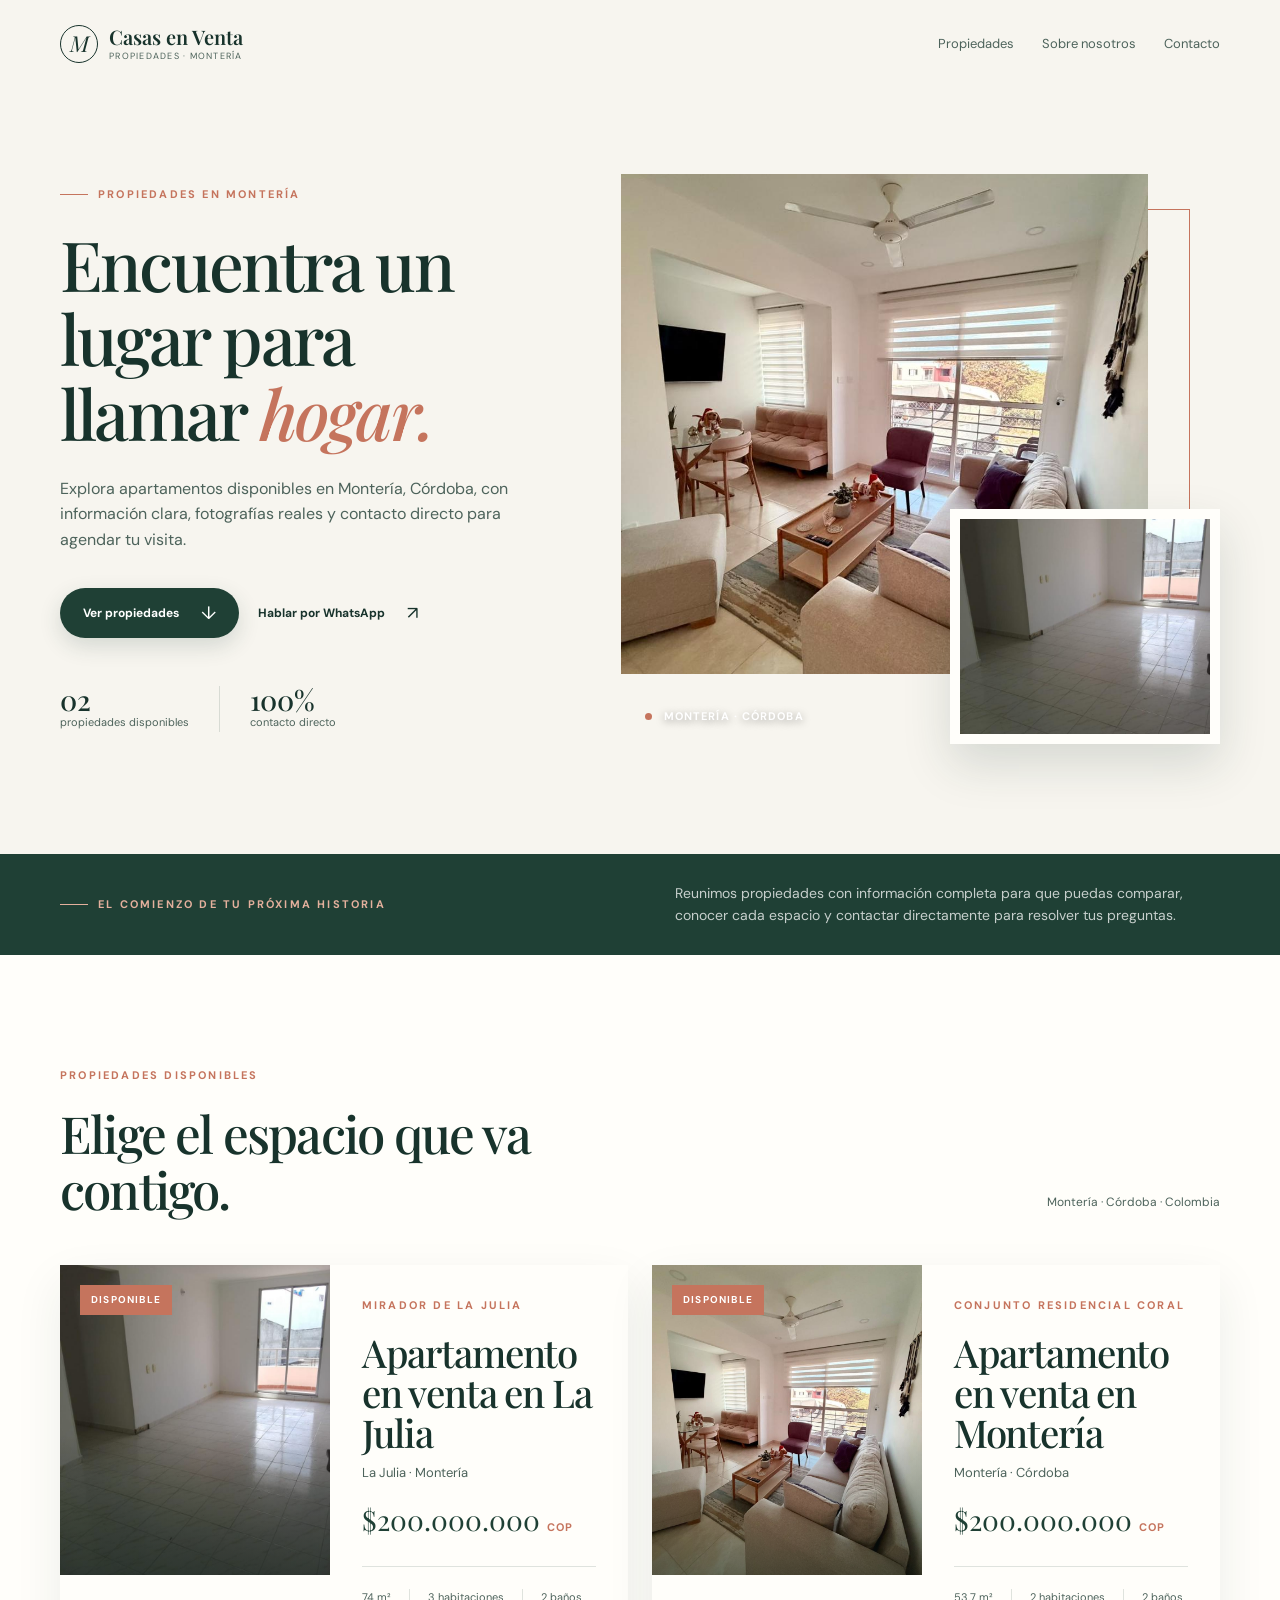
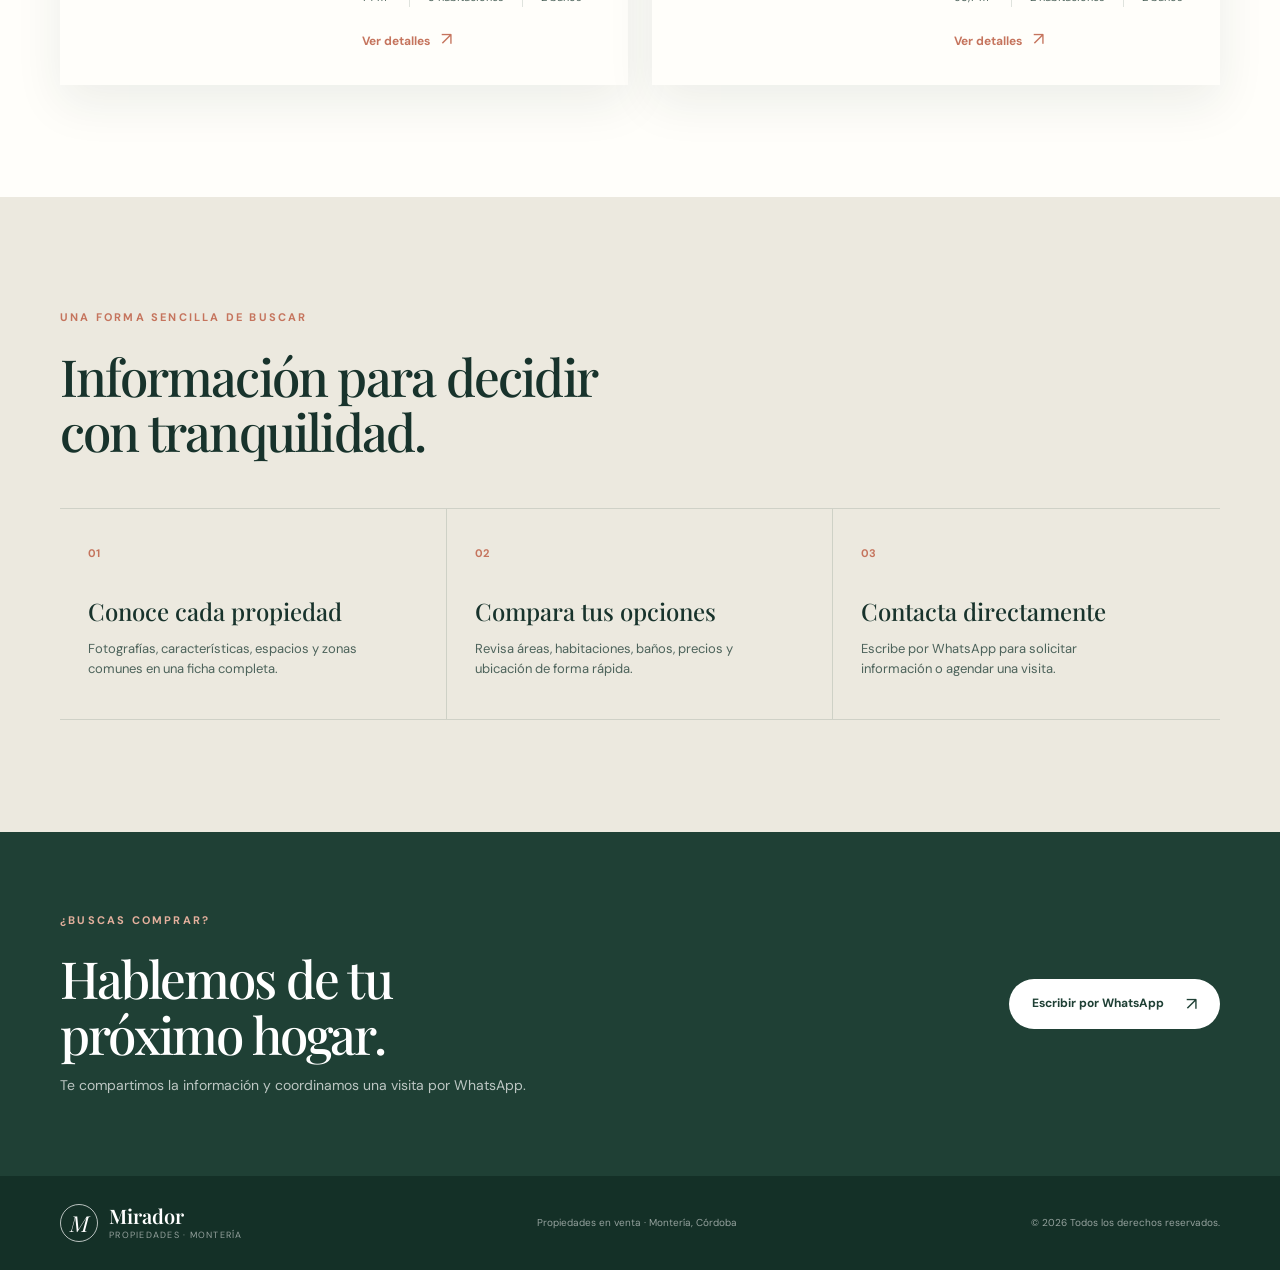
<file: index.html>
<!doctype html>
<html lang="es">
  <head>
    <meta charset="UTF-8" />
    <meta name="viewport" content="width=device-width, initial-scale=1.0" />
    <meta name="theme-color" content="#1f4035" />
    <meta
      name="description"
      content="Encuentra apartamentos en venta en Montería, Córdoba. Conoce propiedades disponibles, precios, fotografías, características y ubicación."
    />
    <meta property="og:type" content="website" />
    <meta property="og:locale" content="es_CO" />
    <meta property="og:url" content="https://casasenventa.vercel.app/" />
    <meta
      property="og:title"
      content="Apartamentos en venta en Montería | Mirador"
    />
    <meta
      property="og:description"
      content="Explora apartamentos disponibles en Montería, Córdoba, con fotografías, características y contacto directo por WhatsApp."
    />
    <meta
      property="og:image"
      content="https://casasenventa.vercel.app/img/home2/WhatsApp%20Image%202026-11-07%20at%202.04.28%20PM%20(1).jpeg"
    />
    <meta name="twitter:card" content="summary_large_image" />
    <link rel="canonical" href="https://casasenventa.vercel.app/" />
    <title>Apartamentos en venta en Montería | Propiedades</title>
    <link rel="stylesheet" href="styles.css" />
    <script type="application/ld+json">
      {
        "@context": "https://schema.org",
        "@type": "CollectionPage",
        "name": "Apartamentos en venta en Montería",
        "url": "https://casasenventa.vercel.app/",
        "description": "Propiedades disponibles en venta en Montería, Córdoba, Colombia.",
        "about": {
          "@type": "Place",
          "name": "Montería, Córdoba, Colombia"
        },
        "mainEntity": {
          "@type": "ItemList",
          "itemListElement": [
            {
              "@type": "ListItem",
              "position": 1,
              "name": "Apartamento en venta en La Julia, Montería",
              "url": "https://casasenventa.vercel.app/propiedades/apartamento-mirador.html"
            },
            {
              "@type": "ListItem",
              "position": 2,
              "name": "Apartamento en venta en Conjunto Coral, Montería",
              "url": "https://casasenventa.vercel.app/propiedades/apartamento-coral.html"
            }
          ]
        }
      }
    </script>
  </head>
  <body>
    <header class="site-header" id="inicio">
      <div class="container nav-wrap">
        <a class="brand" href="#inicio" aria-label="Inicio">
          <span class="brand-mark">M</span>
          <span
            ><strong>Casas en Venta</strong
            ><small>Propiedades · Montería</small></span
          >
        </a>
        <button
          class="menu-toggle"
          type="button"
          aria-expanded="false"
          aria-controls="main-nav"
        >
          <span></span><span></span><span></span>
          <span class="sr-only">Abrir menú</span>
        </button>
        <nav class="main-nav" id="main-nav" aria-label="Navegación principal">
          <a href="#propiedades">Propiedades</a>
          <a href="#nosotros">Sobre nosotros</a>
          <a href="#contacto">Contacto</a>
        </nav>
      </div>
    </header>

    <main>
      <section class="landing-hero section-padding">
        <div class="container landing-hero-grid">
          <div class="landing-hero-copy">
            <p class="eyebrow"><span></span> Propiedades en Montería</p>
            <h1>Encuentra un lugar para llamar <em>hogar.</em></h1>
            <p class="landing-lead">
              Explora apartamentos disponibles en Montería, Córdoba, con
              información clara, fotografías reales y contacto directo para
              agendar tu visita.
            </p>
            <div class="hero-actions">
              <a class="button button-primary" href="#propiedades"
                >Ver propiedades <span>↓</span></a
              >
              <a class="button button-quiet" href="#contacto" data-whatsapp
                >Hablar por WhatsApp <span>↗</span></a
              >
            </div>
            <div class="landing-stats">
              <div><strong>02</strong><span>propiedades disponibles</span></div>
              <div><strong>100%</strong><span>contacto directo</span></div>
            </div>
          </div>
          <div class="landing-hero-visual">
            <div class="landing-image-main">
              <img
                src="img/home2/WhatsApp Image 2026-11-07 at 2.04.28 PM (1).jpeg"
                alt="Sala y comedor de apartamento en venta en Montería"
              />
            </div>
            <div class="landing-image-small">
              <img
                src="img/home1/WhatsApp Image 2026-11-06 at 4.59.51 PM (4).jpeg"
                alt="Piscina del Conjunto Residencial Mirador de La Julia"
              />
            </div>
            <div class="landing-location-badge">
              <span class="dot"></span> Montería · Córdoba
            </div>
          </div>
        </div>
      </section>

      <section class="landing-intro" id="nosotros">
        <div class="container landing-intro-grid">
          <p class="eyebrow">
            <span></span> El comienzo de tu próxima historia
          </p>
          <p>
            Reunimos propiedades con información completa para que puedas
            comparar, conocer cada espacio y contactar directamente para
            resolver tus preguntas.
          </p>
        </div>
      </section>

      <section class="section-padding properties-section" id="propiedades">
        <div class="container">
          <div class="section-heading">
            <div>
              <p class="eyebrow">Propiedades disponibles</p>
              <h2>Elige el espacio que va contigo.</h2>
            </div>
            <p class="section-note">Montería · Córdoba · Colombia</p>
          </div>
          <div class="property-list-grid">
            <a
              class="property-card property-card-compact"
              href="propiedades/apartamento-mirador.html"
            >
              <div class="property-card-image">
                <img
                  src="img/home1/WhatsApp Image 2026-11-06 at 4.59.51 PM (4).jpeg"
                  alt="Cocina del apartamento en venta en La Julia"
                  loading="lazy"
                />
                <span class="property-card-badge">Disponible</span>
              </div>
              <div class="property-card-content">
                <div>
                  <p class="eyebrow">Mirador de La Julia</p>
                  <h3>Apartamento en venta en La Julia</h3>
                  <p class="property-card-location">La Julia · Montería</p>
                  <p class="property-card-price">
                    $200.000.000 <small>COP</small>
                  </p>
                </div>
                <div class="property-card-footer">
                  <div class="property-card-specs">
                    <span>74 m²</span><span>3 habitaciones</span
                    ><span>2 baños</span>
                  </div>
                  <span class="property-card-link"
                    >Ver detalles <strong>↗</strong></span
                  >
                </div>
              </div>
            </a>
            <a
              class="property-card property-card-compact"
              href="propiedades/apartamento-coral.html"
            >
              <div class="property-card-image">
                <img
                  src="img/home2/WhatsApp Image 2026-11-07 at 2.04.28 PM (1).jpeg"
                  alt="Sala y comedor del apartamento en Conjunto Coral"
                  loading="lazy"
                />
                <span class="property-card-badge">Disponible</span>
              </div>
              <div class="property-card-content">
                <div>
                  <p class="eyebrow">Conjunto Residencial Coral</p>
                  <h3>Apartamento en venta en Montería</h3>
                  <p class="property-card-location">Montería · Córdoba</p>
                  <p class="property-card-price">
                    $200.000.000 <small>COP</small>
                  </p>
                </div>
                <div class="property-card-footer">
                  <div class="property-card-specs">
                    <span>53,7 m²</span><span>2 habitaciones</span
                    ><span>2 baños</span>
                  </div>
                  <span class="property-card-link"
                    >Ver detalles <strong>↗</strong></span
                  >
                </div>
              </div>
            </a>
          </div>
        </div>
      </section>

      <section class="landing-benefits section-padding">
        <div class="container">
          <div class="section-heading">
            <div>
              <p class="eyebrow">Una forma sencilla de buscar</p>
              <h2>Información para decidir con tranquilidad.</h2>
            </div>
          </div>
          <div class="landing-benefits-grid">
            <article>
              <span>01</span>
              <h3>Conoce cada propiedad</h3>
              <p>
                Fotografías, características, espacios y zonas comunes en una
                ficha completa.
              </p>
            </article>
            <article>
              <span>02</span>
              <h3>Compara tus opciones</h3>
              <p>
                Revisa áreas, habitaciones, baños, precios y ubicación de forma
                rápida.
              </p>
            </article>
            <article>
              <span>03</span>
              <h3>Contacta directamente</h3>
              <p>
                Escribe por WhatsApp para solicitar información o agendar una
                visita.
              </p>
            </article>
          </div>
        </div>
      </section>

      <section class="contact-section" id="contacto">
        <div class="container contact-inner">
          <div>
            <p class="eyebrow eyebrow-light">¿Buscas comprar?</p>
            <h2>Hablemos de tu próximo hogar.</h2>
            <p>
              Te compartimos la información y coordinamos una visita por
              WhatsApp.
            </p>
          </div>
          <div class="contact-actions">
            <a class="button button-light" href="#contacto" data-whatsapp
              >Escribir por WhatsApp <span>↗</span></a
            >
          </div>
        </div>
      </section>
    </main>

    <footer class="site-footer">
      <div class="container footer-inner">
        <div class="brand footer-brand">
          <span class="brand-mark">M</span
          ><span
            ><strong>Mirador</strong><small>Propiedades · Montería</small></span
          >
        </div>
        <p>Propiedades en venta · Montería, Córdoba</p>
        <p>© <span id="current-year"></span> Todos los derechos reservados.</p>
      </div>
    </footer>
    <script src="script.js"></script>
  </body>
</html>
</file>
<file: styles.css>
@import url('https://fonts.googleapis.com/css2?family=DM+Sans:wght@400;500;600;700&family=Playfair+Display:ital,wght@0,500;0,600;1,500;1,600&display=swap');

:root {
  --ink: #18332c;
  --ink-soft: #4d635b;
  --green: #1f4035;
  --green-dark: #143027;
  --cream: #f7f5ef;
  --cream-deep: #ece9df;
  --paper: #fffefa;
  --terracotta: #c5745d;
  --line: rgba(31, 64, 53, .14);
  --shadow: 0 24px 60px rgba(24, 51, 44, .12);
  --serif: 'Playfair Display', Georgia, serif;
  --sans: 'DM Sans', Arial, sans-serif;
}

* { box-sizing: border-box; }
html { scroll-behavior: smooth; }
body { margin: 0; background: var(--cream); color: var(--ink); font-family: var(--sans); line-height: 1.6; }
body.menu-open { overflow: hidden; }
img { display: block; max-width: 100%; }
a { color: inherit; text-decoration: none; }
button { color: inherit; font: inherit; }
.container { width: min(1160px, calc(100% - 48px)); margin: 0 auto; }
.section-padding { padding: 112px 0; }
.sr-only { position: absolute; width: 1px; height: 1px; padding: 0; margin: -1px; overflow: hidden; clip: rect(0, 0, 0, 0); white-space: nowrap; border: 0; }

.site-header { position: relative; z-index: 10; background: var(--cream); }
.nav-wrap { min-height: 88px; display: flex; align-items: center; justify-content: space-between; gap: 32px; }
.brand { display: inline-flex; align-items: center; gap: 11px; }
.brand-mark { display: grid; place-items: center; width: 38px; height: 38px; border: 1px solid var(--ink); border-radius: 50%; font-family: var(--serif); font-size: 22px; font-style: italic; }
.brand strong, .brand small { display: block; line-height: 1.1; }
.brand strong { font-family: var(--serif); font-size: 20px; font-weight: 600; }
.brand small { margin-top: 4px; color: var(--ink-soft); font-size: 9px; letter-spacing: .14em; text-transform: uppercase; }
.main-nav { display: flex; align-items: center; gap: 28px; color: var(--ink-soft); font-size: 13px; }
.main-nav a { transition: color .2s ease; }
.main-nav a:hover { color: var(--terracotta); }
.main-nav .nav-cta { padding: 11px 18px; border: 1px solid var(--ink); border-radius: 999px; color: var(--ink); }
.menu-toggle { display: none; width: 42px; height: 42px; padding: 9px; border: 1px solid var(--line); border-radius: 50%; background: transparent; cursor: pointer; }
.menu-toggle span:not(.sr-only) { display: block; width: 20px; height: 1px; margin: 5px auto; background: var(--ink); }

.landing-hero { padding-top: 86px; padding-bottom: 110px; overflow: hidden; }
.landing-hero-grid { display: grid; grid-template-columns: .88fr 1.12fr; align-items: center; gap: 90px; }
.landing-hero-copy h1 { max-width: 560px; }
.landing-lead { max-width: 480px; color: var(--ink-soft); font-size: 16px; }
.landing-stats { display: flex; gap: 30px; margin-top: 48px; }
.landing-stats div { display: flex; flex-direction: column; padding-right: 30px; border-right: 1px solid var(--line); }
.landing-stats div:last-child { padding-right: 0; border-right: 0; }
.landing-stats strong { font-family: var(--serif); font-size: 28px; font-weight: 500; line-height: 1; }
.landing-stats span { color: var(--ink-soft); font-size: 11px; }
.landing-hero-visual { position: relative; min-height: 570px; padding: 0 72px 66px 0; }
.landing-image-main { height: 500px; overflow: hidden; background: var(--cream-deep); }
.landing-image-main img { width: 100%; height: 100%; object-fit: cover; }
.landing-image-small { position: absolute; right: 0; bottom: 0; width: 45%; height: 235px; padding: 10px; background: var(--paper); box-shadow: 0 20px 45px rgba(24, 51, 44, .15); }
.landing-image-small img { width: 100%; height: 100%; object-fit: cover; }
.landing-hero-visual::after { position: absolute; z-index: -1; right: 30px; top: 35px; width: 72%; height: 65%; border: 1px solid var(--terracotta); content: ''; }
.landing-location-badge { position: absolute; bottom: 18px; left: 24px; color: white; font-size: 11px; font-weight: 700; letter-spacing: .1em; text-transform: uppercase; text-shadow: 0 2px 8px rgba(0,0,0,.4); }
.landing-intro { padding: 28px 0; background: var(--green); color: white; }
.landing-intro-grid { display: grid; grid-template-columns: 1fr 1fr; align-items: center; gap: 70px; }
.landing-intro .eyebrow { margin: 0; color: #e4b09d; }
.landing-intro-grid > p:last-child { max-width: 560px; margin: 0; color: rgba(255,255,255,.75); font-size: 14px; }
.properties-section { background: var(--paper); }
.property-list-grid { display: grid; grid-template-columns: repeat(2, 1fr); gap: 24px; }
.property-card-compact { display: block; }
.property-card-compact .property-card-image { min-height: 310px; height: 310px; }
.property-card-compact .property-card-content { min-height: 300px; padding: 32px; }
.property-card-compact .property-card-content h3 { font-size: clamp(28px, 3vw, 39px); }
.property-card-compact .property-card-footer { align-items: flex-start; flex-direction: column; gap: 18px; margin-top: 30px; }
.landing-benefits { background: var(--cream-deep); }
.landing-benefits-grid { display: grid; grid-template-columns: repeat(3, 1fr); border-top: 1px solid var(--line); border-bottom: 1px solid var(--line); }
.landing-benefits-grid article { min-height: 210px; padding: 30px 28px; border-right: 1px solid var(--line); }
.landing-benefits-grid article:last-child { border-right: 0; }
.landing-benefits-grid article > span { color: var(--terracotta); font-size: 11px; font-weight: 700; }
.landing-benefits-grid h3 { margin: 28px 0 8px; font-family: var(--serif); font-size: 24px; font-weight: 500; }
.landing-benefits-grid p { max-width: 270px; margin: 0; color: var(--ink-soft); font-size: 13px; }

.hero { padding-top: 74px; padding-bottom: 100px; overflow: hidden; }
.hero-grid { display: grid; grid-template-columns: .9fr 1.1fr; align-items: center; gap: 92px; }
.eyebrow { display: flex; align-items: center; gap: 10px; margin: 0 0 22px; color: var(--terracotta); font-size: 11px; font-weight: 700; letter-spacing: .2em; text-transform: uppercase; }
.eyebrow span { display: inline-block; width: 28px; height: 1px; background: currentColor; }
h1, h2, h3, p { margin-top: 0; }
h1, h2 { font-family: var(--serif); font-weight: 500; line-height: 1.08; }
h1 { max-width: 540px; margin-bottom: 26px; font-size: clamp(48px, 5.4vw, 78px); letter-spacing: -.04em; }
h1 em, h2 em { color: var(--terracotta); font-style: italic; }
.hero-lead { max-width: 480px; color: var(--ink-soft); font-size: 16px; }
.hero-price { display: flex; flex-direction: column; gap: 3px; margin-top: 28px; }
.hero-price span { color: var(--ink-soft); font-size: 11px; letter-spacing: .14em; text-transform: uppercase; }
.hero-price strong { color: var(--green); font-family: var(--serif); font-size: 31px; font-weight: 500; line-height: 1.1; }
.hero-price small { color: var(--terracotta); font-family: var(--sans); font-size: 12px; font-weight: 700; letter-spacing: .1em; }
.hero-actions { display: flex; align-items: center; flex-wrap: wrap; gap: 18px; margin: 36px 0 48px; }
.button { display: inline-flex; align-items: center; justify-content: center; gap: 22px; min-height: 50px; padding: 0 22px; border: 1px solid transparent; border-radius: 999px; font-size: 12px; font-weight: 700; transition: transform .2s ease, background .2s ease, color .2s ease; }
.button:hover { transform: translateY(-2px); }
.button span { font-size: 18px; font-weight: 400; line-height: 0; }
.button-primary { background: var(--green); color: #fff; box-shadow: 0 8px 22px rgba(31, 64, 53, .16); }
.button-primary:hover { background: var(--green-dark); }
.button-quiet { padding-left: 0; color: var(--ink); }
.button-quiet:hover { color: var(--terracotta); }
.hero-meta { display: flex; gap: 30px; }
.hero-meta div { padding-right: 30px; border-right: 1px solid var(--line); }
.hero-meta div:last-child { padding-right: 0; border: 0; }
.hero-meta strong { display: block; font-family: var(--serif); font-size: 30px; font-weight: 500; line-height: 1; }
.hero-meta span { color: var(--ink-soft); font-size: 11px; }
.hero-image-wrap { position: relative; padding: 0 24px 24px 0; }
.hero-image-card { position: relative; height: min(600px, 56vw); min-height: 460px; overflow: hidden; background: var(--cream-deep); }
.hero-image-card::after { position: absolute; inset: 0; background: linear-gradient(180deg, transparent 65%, rgba(12, 32, 26, .55)); content: ''; }
.hero-image-card img { width: 100%; height: 100%; object-fit: cover; object-position: center; }
.hero-image-label { position: absolute; z-index: 1; bottom: 22px; left: 24px; color: white; font-size: 11px; letter-spacing: .12em; text-transform: uppercase; }
.dot { display: inline-block; width: 7px; height: 7px; margin-right: 8px; border-radius: 50%; background: var(--terracotta); }
.hero-image-wrap::after { position: absolute; z-index: -1; right: 0; bottom: 0; width: 78%; height: 76%; border: 1px solid var(--terracotta); content: ''; }
.hero-stamp { position: absolute; z-index: 2; bottom: 54px; right: -2px; display: flex; flex-direction: column; justify-content: center; width: 116px; height: 116px; padding: 18px; border-radius: 50%; background: var(--terracotta); color: white; text-align: center; transform: rotate(9deg); }
.hero-stamp span, .hero-stamp small { font-size: 10px; letter-spacing: .12em; text-transform: uppercase; }
.hero-stamp strong { font-family: var(--serif); font-size: 25px; font-style: italic; font-weight: 500; line-height: 1; }

.trust-strip { background: var(--green); color: #fff; }
.trust-grid { display: grid; grid-template-columns: repeat(4, 1fr); padding: 24px 0; }
.trust-grid > div { display: flex; align-items: center; justify-content: center; gap: 12px; border-right: 1px solid rgba(255, 255, 255, .2); font-size: 12px; }
.trust-grid > div:last-child { border: 0; }
.trust-icon { color: #e4b09d; font-size: 20px; }

.intro-section { background: var(--paper); }
.two-column { display: grid; grid-template-columns: 1fr 1fr; gap: 120px; }
h2 { margin-bottom: 20px; font-size: clamp(36px, 4vw, 58px); letter-spacing: -.035em; }
.intro-section h2 { max-width: 470px; }
.intro-copy { max-width: 475px; padding-top: 38px; color: var(--ink-soft); font-size: 15px; }
.intro-copy p + p { margin-top: 20px; }

.details-section { background: var(--cream); }
.section-heading { display: flex; align-items: end; justify-content: space-between; gap: 40px; margin-bottom: 48px; }
.section-heading h2 { max-width: 590px; margin-bottom: 0; }
.section-note { max-width: 210px; margin-bottom: 5px; color: var(--ink-soft); font-size: 12px; text-align: right; }
.details-grid { display: grid; grid-template-columns: repeat(4, 1fr); border-top: 1px solid var(--line); border-bottom: 1px solid var(--line); }
.detail-card { position: relative; min-height: 250px; padding: 32px 26px 28px; border-right: 1px solid var(--line); }
.detail-card:last-child { border: 0; }
.detail-card.featured-detail { background: var(--green); color: #fff; }
.detail-number { position: absolute; top: 28px; right: 26px; color: var(--terracotta); font-size: 11px; }
.detail-icon { display: block; margin: 30px 0 24px; color: var(--terracotta); font-size: 32px; line-height: 1; }
.detail-card h3 { margin-bottom: 8px; font-family: var(--serif); font-size: 24px; font-weight: 500; }
.detail-card p { margin: 0; color: var(--ink-soft); font-size: 13px; }
.featured-detail p { color: rgba(255, 255, 255, .7); }

.gallery-section { background: var(--paper); }
.gallery-heading { margin-bottom: 38px; }
.gallery-grid { display: grid; grid-template-columns: 1.3fr .8fr .8fr; grid-auto-rows: 220px; gap: 12px; }
.gallery-item { position: relative; min-width: 0; padding: 0; overflow: hidden; border: 0; background: var(--cream-deep); cursor: pointer; }
.gallery-item-large { grid-row: span 2; }
.gallery-item-wide { grid-column: span 2; }
.gallery-item::after { position: absolute; inset: 0; background: linear-gradient(180deg, transparent 55%, rgba(10, 26, 22, .64)); content: ''; opacity: .7; transition: opacity .25s ease; }
.gallery-item:hover::after { opacity: 1; }
.gallery-item img { width: 100%; height: 100%; object-fit: cover; transition: transform .5s ease; }
.gallery-item:hover img { transform: scale(1.04); }
.gallery-item span { position: absolute; z-index: 1; bottom: 16px; left: 18px; color: #fff; font-size: 11px; letter-spacing: .12em; text-transform: uppercase; }

.related-section { background: var(--cream); }
.property-card { display: grid; grid-template-columns: .95fr 1.05fr; overflow: hidden; background: var(--paper); box-shadow: 0 18px 45px rgba(24, 51, 44, .08); transition: transform .25s ease, box-shadow .25s ease; }
.property-card:hover { box-shadow: var(--shadow); transform: translateY(-4px); }
.property-card-image { position: relative; min-height: 360px; overflow: hidden; }
.property-card-image::after { position: absolute; inset: 0; background: linear-gradient(180deg, transparent 55%, rgba(10, 26, 22, .5)); content: ''; }
.property-card-image img { width: 100%; height: 100%; object-fit: cover; transition: transform .5s ease; }
.property-card:hover .property-card-image img { transform: scale(1.04); }
.property-card-badge { position: absolute; z-index: 1; top: 20px; left: 20px; padding: 7px 11px; background: var(--terracotta); color: #fff; font-size: 10px; font-weight: 700; letter-spacing: .12em; text-transform: uppercase; }
.property-card-content { display: flex; flex-direction: column; justify-content: space-between; padding: 46px 50px; }
.property-card-content .eyebrow { margin-bottom: 17px; }
.property-card-content h3 { max-width: 420px; margin-bottom: 10px; font-family: var(--serif); font-size: clamp(30px, 4vw, 50px); font-weight: 500; line-height: 1.05; letter-spacing: -.03em; }
.property-card-location { color: var(--ink-soft); font-size: 13px; }
.property-card-price { margin: 22px 0 0; color: var(--green); font-family: var(--serif); font-size: 28px; line-height: 1.1; }
.property-card-price small { color: var(--terracotta); font-family: var(--sans); font-size: 11px; font-weight: 700; letter-spacing: .1em; }
.property-card-footer { display: flex; align-items: end; justify-content: space-between; gap: 20px; margin-top: 42px; padding-top: 22px; border-top: 1px solid var(--line); }
.property-card-specs { display: flex; flex-wrap: wrap; gap: 8px 18px; color: var(--ink-soft); font-size: 11px; }
.property-card-specs span + span { padding-left: 18px; border-left: 1px solid var(--line); }
.property-card-link { flex-shrink: 0; color: var(--terracotta); font-size: 12px; font-weight: 700; }
.property-card-link strong { margin-left: 8px; font-size: 18px; font-weight: 400; }

.amenities-section { background: var(--cream-deep); }
.amenities-layout { display: grid; grid-template-columns: 1.1fr .9fr; align-items: center; gap: 100px; }
.amenities-image { position: relative; padding: 0 22px 22px 0; }
.amenities-image::after { position: absolute; z-index: 0; right: 0; bottom: 0; width: 70%; height: 72%; border: 1px solid var(--terracotta); content: ''; }
.amenities-image img { position: relative; z-index: 1; width: 100%; height: 470px; object-fit: cover; }
.image-caption { position: absolute; z-index: 2; bottom: 42px; left: 22px; color: white; font-size: 11px; letter-spacing: .1em; text-transform: uppercase; }
.amenities-copy h2 { max-width: 470px; }
.amenities-copy > p:not(.eyebrow) { max-width: 450px; color: var(--ink-soft); font-size: 15px; }
.check-list { display: grid; grid-template-columns: 1fr 1fr; gap: 16px 25px; margin: 34px 0 0; padding: 0; list-style: none; font-size: 13px; font-weight: 600; }
.check-list li { display: flex; align-items: center; gap: 10px; }
.check-list span { display: grid; place-items: center; width: 21px; height: 21px; border-radius: 50%; background: var(--terracotta); color: white; font-size: 11px; }

.location-section { background: var(--paper); }
.location-layout { display: grid; grid-template-columns: .85fr 1.15fr; align-items: center; gap: 100px; }
.location-copy h2 { max-width: 400px; }
.location-copy > p:not(.eyebrow) { max-width: 420px; color: var(--ink-soft); }
.address-card { display: flex; align-items: flex-start; gap: 14px; max-width: 410px; margin: 30px 0 22px; padding: 18px; background: var(--cream); }
.pin-icon { color: var(--terracotta); font-size: 26px; line-height: 1; }
.address-card strong, .address-card span { display: block; }
.address-card strong { margin-bottom: 4px; font-size: 13px; }
.address-card span { color: var(--ink-soft); font-size: 12px; }
.text-link { color: var(--terracotta); font-size: 12px; font-weight: 700; }
.text-link span { margin-left: 8px; font-size: 18px; font-weight: 400; }
.map-card { position: relative; height: 430px; overflow: hidden; background: #d9dfd4; }
.map-frame { display: block; width: 100%; height: 100%; border: 0; }
.map-card::before { display: none; }
.map-grid { position: absolute; inset: -30% -10%; opacity: .65; background: repeating-linear-gradient(35deg, transparent 0 41px, rgba(255,255,255,.65) 42px 48px), repeating-linear-gradient(125deg, transparent 0 70px, rgba(173, 190, 169, .55) 71px 73px); transform: rotate(-5deg); }
.map-card::before { position: absolute; inset: 0; background: radial-gradient(circle at 20% 20%, rgba(255,255,255,.85), transparent 25%), radial-gradient(circle at 80% 80%, rgba(176, 199, 161, .65), transparent 35%); content: ''; }
.map-road { position: absolute; background: rgba(255,255,255,.8); box-shadow: 0 0 0 2px rgba(201, 207, 191, .35); transform: rotate(-28deg); }
.road-one { top: 52%; left: -8%; width: 120%; height: 30px; }
.road-two { top: 17%; left: 54%; width: 30px; height: 120%; transform: rotate(31deg); }
.map-marker { position: absolute; top: 47%; left: 54%; display: grid; place-items: center; width: 43px; height: 43px; border-radius: 50% 50% 50% 0; background: var(--terracotta); box-shadow: 0 8px 18px rgba(94, 53, 43, .22); transform: rotate(-45deg); }
.map-marker span { width: 12px; height: 12px; border-radius: 50%; background: #fff; }
.map-label { position: absolute; top: calc(47% + 35px); left: calc(54% + 22px); padding: 8px 12px; background: #fff; box-shadow: 0 7px 20px rgba(24, 51, 44, .12); font-size: 11px; font-weight: 700; white-space: nowrap; }
.map-note { position: absolute; right: 14px; bottom: 12px; color: rgba(24, 51, 44, .6); font-size: 10px; }

.contact-section { padding: 80px 0; background: var(--green); color: white; }
.contact-inner { display: flex; align-items: center; justify-content: space-between; gap: 50px; }
.eyebrow-light { color: #e4b09d; }
.contact-section h2 { max-width: 500px; margin-bottom: 12px; color: white; }
.contact-section p:not(.eyebrow) { margin-bottom: 0; color: rgba(255, 255, 255, .7); font-size: 14px; }
.contact-actions { display: flex; flex-direction: column; align-items: flex-end; gap: 14px; }
.button-light { background: #fff; color: var(--green); }
.button-light:hover { background: #f1e4db; }
.contact-note { color: rgba(255, 255, 255, .55); font-size: 11px; }
.contact-info { padding: 82px 0; background: var(--cream); }
.contact-info-grid { display: grid; grid-template-columns: 1fr 1fr; gap: 100px; }
.contact-info h2 { max-width: 360px; }
.contact-placeholder { padding: 30px 0; color: var(--ink-soft); }
.contact-placeholder > p { font-family: var(--serif); color: var(--ink); font-size: 25px; line-height: 1.25; }
.contact-edit-note { display: flex; flex-direction: column; gap: 4px; margin-top: 28px; padding: 18px; border-left: 2px solid var(--terracotta); font-size: 12px; }
.contact-edit-note strong { color: var(--ink); }
code { padding: 2px 5px; background: var(--cream-deep); color: var(--terracotta); font-family: monospace; }
.site-footer { padding: 28px 0; background: var(--green-dark); color: rgba(255,255,255,.55); font-size: 10px; }
.footer-inner { display: flex; align-items: center; justify-content: space-between; gap: 20px; }
.footer-brand { color: #fff; }
.footer-brand .brand-mark { border-color: rgba(255,255,255,.7); }
.footer-brand small { color: rgba(255,255,255,.55); }
.footer-inner p { margin: 0; }

.lightbox { position: fixed; z-index: 100; inset: 0; display: none; place-items: center; padding: 35px; background: rgba(11, 25, 21, .92); }
.lightbox.is-visible { display: grid; }
.lightbox img { max-width: min(100%, 1000px); max-height: 90vh; object-fit: contain; }
.lightbox-close { position: absolute; top: 20px; right: 25px; width: 42px; height: 42px; border: 1px solid rgba(255,255,255,.5); border-radius: 50%; background: transparent; color: #fff; font-size: 28px; line-height: 1; cursor: pointer; }

@media (max-width: 900px) {
  .landing-hero-grid { grid-template-columns: 1fr; gap: 60px; }
  .landing-hero-copy { max-width: 620px; }
  .landing-hero-visual { max-width: 650px; width: 100%; margin-left: auto; }
  .landing-intro-grid { gap: 35px; }
  .property-list-grid { grid-template-columns: 1fr; }
  .landing-benefits-grid { grid-template-columns: 1fr; }
  .landing-benefits-grid article { border-right: 0; border-bottom: 1px solid var(--line); }
  .landing-benefits-grid article:last-child { border-bottom: 0; }
  .hero-grid, .amenities-layout, .location-layout { grid-template-columns: 1fr; gap: 60px; }
  .hero-copy { max-width: 620px; }
  .hero-image-wrap { max-width: 650px; width: 100%; margin-left: auto; }
  .two-column { gap: 40px; }
  .intro-copy { padding-top: 0; }
  .details-grid { grid-template-columns: repeat(2, 1fr); }
  .detail-card:nth-child(2) { border-right: 0; }
  .detail-card:nth-child(-n+2) { border-bottom: 1px solid var(--line); }
  .amenities-copy { max-width: 600px; }
  .location-copy { max-width: 600px; }
  .contact-inner { align-items: flex-start; flex-direction: column; }
  .contact-actions { align-items: flex-start; }
  .footer-inner { flex-wrap: wrap; }
}

@media (max-width: 680px) {
  .container { width: min(100% - 32px, 1160px); }
  .section-padding { padding: 76px 0; }
  .nav-wrap { min-height: 72px; }
  .menu-toggle { display: block; }
  .main-nav { position: absolute; top: 72px; right: 16px; left: 16px; display: none; flex-direction: column; align-items: stretch; gap: 0; padding: 12px; border: 1px solid var(--line); background: var(--paper); box-shadow: var(--shadow); }
  .main-nav.is-open { display: flex; }
  .main-nav a { padding: 13px 10px; }
  .main-nav .nav-cta { margin-top: 4px; text-align: center; }
  .hero { padding-top: 58px; padding-bottom: 72px; }
  .landing-hero { padding-top: 58px; padding-bottom: 72px; }
  .landing-hero-visual { min-height: 430px; padding: 0 38px 45px 0; }
  .landing-image-main { height: 385px; }
  .landing-image-small { width: 46%; height: 160px; padding: 7px; }
  .landing-hero-visual::after { right: 15px; top: 22px; }
  .landing-location-badge { bottom: 8px; left: 13px; font-size: 9px; }
  .landing-intro-grid { grid-template-columns: 1fr; gap: 10px; }
  .landing-intro { padding: 24px 0; }
  .landing-stats { gap: 16px; margin-top: 38px; }
  .landing-stats div { padding-right: 16px; }
  .property-card-compact .property-card-image { height: 250px; min-height: 250px; }
  .property-card-compact .property-card-content { min-height: 0; padding: 28px 22px; }
  h1 { font-size: clamp(45px, 14vw, 68px); }
  .hero-lead { font-size: 14px; }
  .hero-image-card { min-height: 390px; height: 110vw; }
  .hero-stamp { right: -3px; bottom: 40px; width: 98px; height: 98px; }
  .hero-stamp strong { font-size: 21px; }
  .hero-meta { gap: 16px; }
  .hero-meta div { padding-right: 16px; }
  .hero-meta strong { font-size: 25px; }
  .trust-grid { grid-template-columns: 1fr 1fr; gap: 18px 0; padding: 22px 0; }
  .trust-grid > div:nth-child(2) { border-right: 0; }
  .trust-grid > div:nth-child(-n+2) { padding-bottom: 16px; border-bottom: 1px solid rgba(255,255,255,.2); }
  .trust-grid > div:nth-child(3), .trust-grid > div:nth-child(4) { padding-top: 2px; }
  .trust-grid > div { font-size: 10px; }
  .two-column, .contact-info-grid { grid-template-columns: 1fr; gap: 26px; }
  .property-card { grid-template-columns: 1fr; }
  .property-card-image { min-height: 290px; }
  .property-card-content { padding: 32px 24px; }
  .property-card-footer { align-items: flex-start; flex-direction: column; gap: 18px; margin-top: 34px; }
  .section-heading { align-items: flex-start; flex-direction: column; gap: 14px; margin-bottom: 32px; }
  .section-note { margin: 0; text-align: left; }
  .details-grid { grid-template-columns: 1fr 1fr; }
  .detail-card { min-height: 235px; padding: 24px 18px; }
  .detail-number { top: 22px; right: 18px; }
  .detail-icon { margin: 26px 0 18px; }
  .detail-card h3 { font-size: 21px; }
  .detail-card p { font-size: 12px; }
  .gallery-grid { grid-template-columns: 1fr 1fr; grid-auto-rows: 160px; gap: 8px; }
  .gallery-item-large { grid-row: span 2; }
  .gallery-item-wide { grid-column: span 2; }
  .gallery-item span { bottom: 10px; left: 11px; font-size: 9px; }
  .amenities-image img { height: 340px; }
  .check-list { gap: 14px 12px; font-size: 11px; }
  .location-layout { gap: 42px; }
  .map-card { height: 330px; }
  .contact-section { padding: 64px 0; }
  .contact-info { padding: 64px 0; }
  .footer-inner { align-items: flex-start; flex-direction: column; }
  .lightbox { padding: 18px; }
}
</file>
